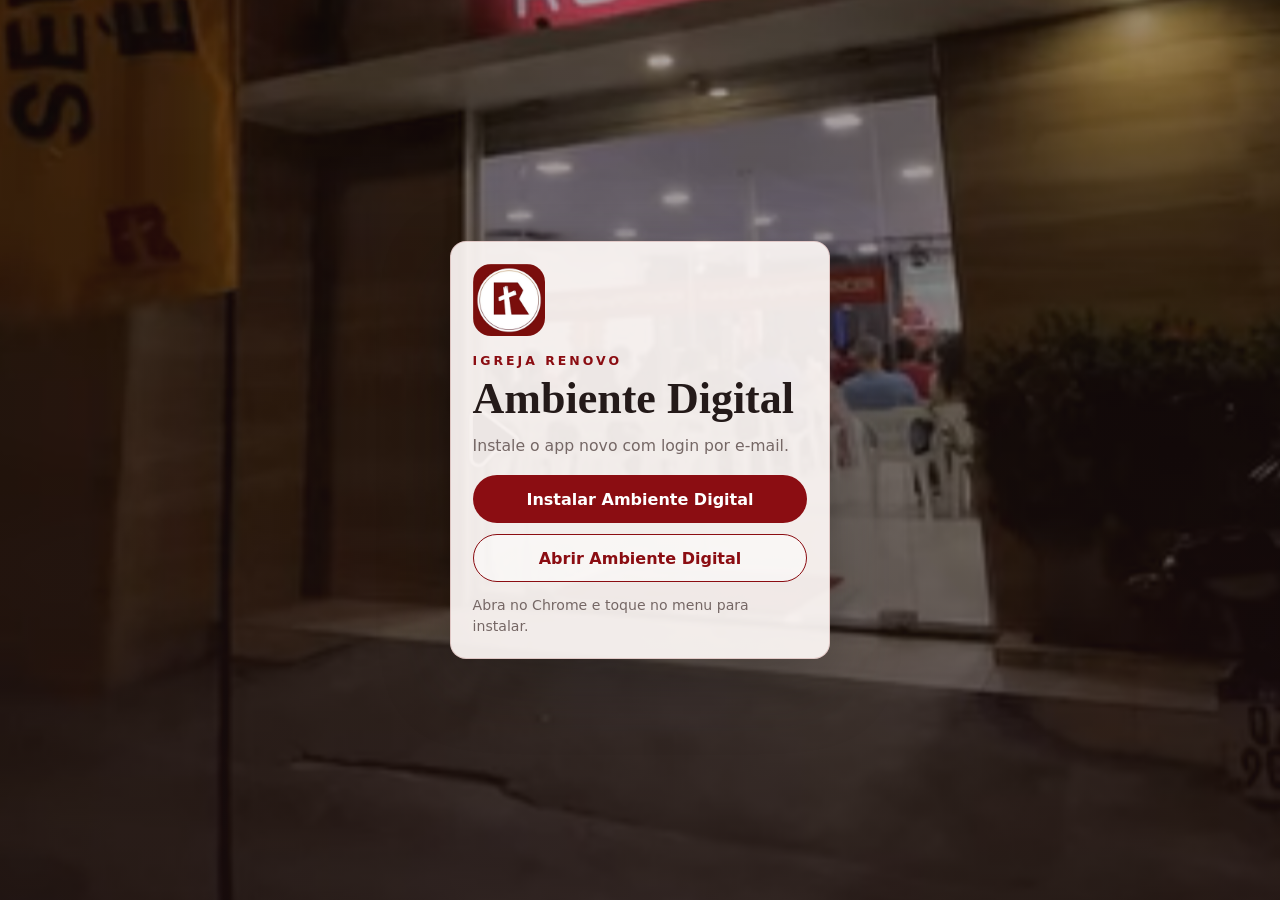
<file: renovo-plus/instalar.html>
<!doctype html>
<html lang="pt-BR">
  <head>
    <meta charset="UTF-8" />
    <meta name="viewport" content="width=device-width, initial-scale=1.0" />
    <title>Instalar Ambiente Digital</title>
    <meta name="theme-color" content="#7c1d18" />
    <link rel="icon" type="image/png" href="../icon.png" />
    <link rel="apple-touch-icon" href="../apple-touch-icon.png" />
    <script src="./app-version.js?v=0.1.0-alpha.8"></script>
    <script>
      (function () {
        const url = new URL(window.location.href);
        const clean = url.searchParams.get("clean") === "1";
        if (!clean && "serviceWorker" in navigator) {
          window.__ambienteDigitalCleaning = true;
          Promise.all([
            navigator.serviceWorker.getRegistrations()
              .then((items) => Promise.all(items.map((item) => item.unregister().catch(() => false))))
              .catch(() => []),
            "caches" in window
              ? caches.keys().then((keys) =>
                  Promise.all(keys.filter((key) => /^renovo-/.test(key) || /^ambiente-digital-/.test(key)).map((key) => caches.delete(key)))
                ).catch(() => [])
              : Promise.resolve([]),
          ]).finally(() => {
            url.searchParams.set("clean", "1");
            window.location.replace(url.toString());
          });
          return;
        }

        const manifest = document.createElement("link");
        manifest.rel = "manifest";
        manifest.href = "./manifest.webmanifest?v=0.1.0-alpha.8";
        document.head.appendChild(manifest);
      })();
    </script>
    <style>
      :root {
        color-scheme: light;
        --brand: #8b0d12;
        --brand-strong: #67070b;
        --ink: #241a19;
        --muted: #756765;
        --surface: rgba(255, 250, 248, 0.92);
        --line: rgba(139, 13, 18, 0.16);
      }
      * { box-sizing: border-box; }
      body {
        margin: 0;
        min-height: 100vh;
        font-family: system-ui, -apple-system, BlinkMacSystemFont, "Segoe UI", sans-serif;
        color: var(--ink);
        background:
          linear-gradient(rgba(36, 18, 18, 0.38), rgba(36, 18, 18, 0.62)),
          url("../entrada renovo.png") center / cover fixed;
        display: grid;
        place-items: center;
        padding: 1.2rem;
      }
      main {
        width: min(100%, 380px);
        padding: 1.35rem;
        border: 1px solid var(--line);
        border-radius: 1rem;
        background: var(--surface);
        box-shadow: 0 22px 70px rgba(0, 0, 0, 0.28);
      }
      img {
        width: 72px;
        height: 72px;
        border-radius: 18px;
        display: block;
        margin-bottom: 1rem;
      }
      .eyebrow {
        margin: 0 0 0.45rem;
        color: var(--brand);
        font-size: 0.78rem;
        font-weight: 800;
        letter-spacing: 0.24em;
        text-transform: uppercase;
      }
      h1 {
        margin: 0;
        font-family: Georgia, "Times New Roman", serif;
        font-size: clamp(2rem, 9vw, 2.75rem);
        line-height: 1;
      }
      p {
        margin: 0.85rem 0 1.1rem;
        color: var(--muted);
        font-size: 0.98rem;
        line-height: 1.45;
      }
      button,
      a {
        width: 100%;
        min-height: 48px;
        border-radius: 999px;
        font: inherit;
        font-weight: 800;
        display: inline-flex;
        align-items: center;
        justify-content: center;
        text-decoration: none;
      }
      button {
        border: 0;
        background: var(--brand);
        color: white;
      }
      button:disabled {
        opacity: 0.7;
      }
      a {
        margin-top: 0.7rem;
        border: 1px solid var(--brand);
        color: var(--brand);
        background: rgba(255, 255, 255, 0.5);
      }
      .status {
        min-height: 1.3rem;
        margin: 0.8rem 0 0;
        font-size: 0.88rem;
        color: var(--muted);
      }
    </style>
  </head>
  <body>
    <main>
      <img src="../icon.png" alt="" />
      <p class="eyebrow">Igreja Renovo</p>
      <h1>Ambiente Digital</h1>
      <p>Instale o app novo com login por e-mail.</p>
      <button type="button" id="install-button" hidden>Instalar Ambiente Digital</button>
      <a href="./index.html">Abrir Ambiente Digital</a>
      <p class="status" id="install-status">Preparando instalador...</p>
    </main>

    <script>
      (function () {
        if (window.__ambienteDigitalCleaning) return;

        const button = document.getElementById("install-button");
        const status = document.getElementById("install-status");
        const standalone = window.matchMedia("(display-mode: standalone)").matches || window.navigator.standalone === true;
        let deferredPrompt = null;

        function setStatus(message) {
          status.textContent = message;
        }

        if (standalone) {
          setStatus("Ambiente Digital ja esta instalado.");
          return;
        }

        if ("serviceWorker" in navigator) {
          window.addEventListener("load", async () => {
            try {
              const version = encodeURIComponent(String(window.RENOVO_PLUS_VERSION || "dev"));
              const registration = await navigator.serviceWorker.register(`./service-worker.js?v=${version}`, {
                scope: "./",
                updateViaCache: "none",
              });
              await registration.update().catch(() => {});
              setStatus("Toque no botao para instalar.");
            } catch (_) {
              setStatus("Abra no Chrome e toque no menu para instalar.");
            }
          });
        }

        window.addEventListener("beforeinstallprompt", (event) => {
          event.preventDefault();
          deferredPrompt = event;
          button.hidden = false;
          setStatus("Pronto para instalar.");
        });

        button.addEventListener("click", async () => {
          if (!deferredPrompt) {
            setStatus("No Chrome: menu > Instalar app.");
            return;
          }
          button.disabled = true;
          deferredPrompt.prompt();
          const choice = await deferredPrompt.userChoice;
          deferredPrompt = null;
          button.hidden = true;
          button.disabled = false;
          setStatus(choice.outcome === "accepted" ? "Instalacao iniciada." : "Instalacao cancelada.");
        });

        window.addEventListener("appinstalled", () => {
          button.hidden = true;
          setStatus("Instalado com sucesso.");
        });

        setTimeout(() => {
          if (!deferredPrompt) setStatus("Se o botao nao aparecer: menu do Chrome > Instalar app.");
        }, 2500);
      })();
    </script>
  </body>
</html>
</file>
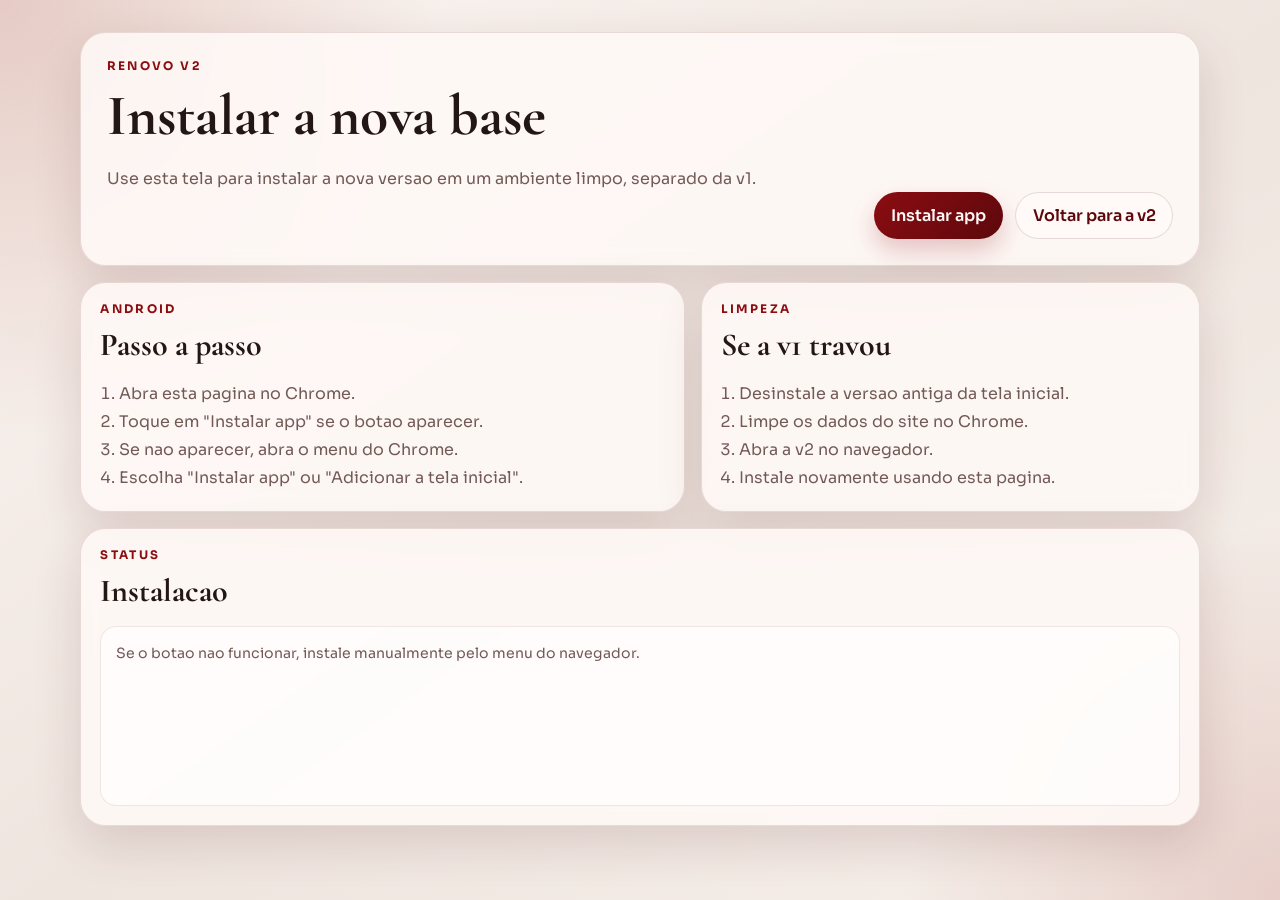
<file: v2/install.html>
<!doctype html>
<html lang="pt-BR">
  <head>
    <meta charset="UTF-8" />
    <meta name="viewport" content="width=device-width, initial-scale=1.0" />
    <title>Instalar Renovo v2</title>
    <meta name="theme-color" content="#8b0d12" />
    <link rel="icon" type="image/png" href="../icon.png" />
    <link rel="manifest" href="./manifest.webmanifest?v=1" />
    <link rel="stylesheet" href="./styles.css?v=1" />
  </head>
  <body>
    <div class="page-shell">
      <main class="app-shell">
        <section class="hero-card">
          <p class="eyebrow">Renovo v2</p>
          <h1>Instalar a nova base</h1>
          <p class="hero-copy">
            Use esta tela para instalar a nova versao em um ambiente limpo, separado da v1.
          </p>

          <div class="hero-actions">
            <button id="install-button" class="primary-btn" type="button" hidden>Instalar app</button>
            <a class="ghost-btn" href="./index.html?v=1">Voltar para a v2</a>
          </div>
        </section>

        <section class="panel-grid">
          <article class="panel-card">
            <div class="panel-head">
              <p class="eyebrow">Android</p>
              <h2>Passo a passo</h2>
            </div>

            <ol class="roadmap-list">
              <li>Abra esta pagina no Chrome.</li>
              <li>Toque em "Instalar app" se o botao aparecer.</li>
              <li>Se nao aparecer, abra o menu do Chrome.</li>
              <li>Escolha "Instalar app" ou "Adicionar a tela inicial".</li>
            </ol>
          </article>

          <article class="panel-card">
            <div class="panel-head">
              <p class="eyebrow">Limpeza</p>
              <h2>Se a v1 travou</h2>
            </div>

            <ol class="roadmap-list">
              <li>Desinstale a versao antiga da tela inicial.</li>
              <li>Limpe os dados do site no Chrome.</li>
              <li>Abra a v2 no navegador.</li>
              <li>Instale novamente usando esta pagina.</li>
            </ol>
          </article>
        </section>

        <section class="log-card">
          <div class="panel-head">
            <p class="eyebrow">Status</p>
            <h2>Instalacao</h2>
          </div>

          <div id="install-status" class="log-output">Aguardando permissao do navegador.</div>
        </section>
      </main>
    </div>

    <script src="./install.js?v=1"></script>
  </body>
</html>
</file>
<file: v2/styles.css>
@import url("https://fonts.googleapis.com/css2?family=Sora:wght@400;500;600;700&family=Cormorant+Garamond:wght@600;700&display=swap");

:root {
  --bg: #f4ece8;
  --bg-strong: #ead7cf;
  --surface: rgba(255, 250, 247, 0.86);
  --surface-strong: #fff7f3;
  --line: rgba(108, 38, 34, 0.14);
  --ink: #231716;
  --ink-soft: #725a57;
  --brand: #8b0d12;
  --brand-strong: #5d080c;
  --ok: #236446;
  --warn: #8d5f10;
  --danger: #9b2328;
  --shadow: 0 18px 48px rgba(77, 24, 20, 0.14);
}

* {
  box-sizing: border-box;
}

html,
body {
  min-height: 100%;
}

body {
  margin: 0;
  font-family: "Sora", "Segoe UI", sans-serif;
  color: var(--ink);
  background:
    radial-gradient(circle at top left, rgba(204, 152, 141, 0.45), transparent 28%),
    radial-gradient(circle at bottom right, rgba(166, 60, 52, 0.18), transparent 24%),
    linear-gradient(145deg, #fbf5f2, #efe5df 52%, #f6efea);
}

[hidden] {
  display: none !important;
}

.page-shell {
  position: relative;
  min-height: 100vh;
  overflow: hidden;
}

.orb {
  position: fixed;
  border-radius: 999px;
  filter: blur(10px);
  opacity: 0.48;
  pointer-events: none;
}

.orb-a {
  width: 280px;
  height: 280px;
  top: -70px;
  right: -40px;
  background: rgba(139, 13, 18, 0.16);
}

.orb-b {
  width: 360px;
  height: 360px;
  left: -140px;
  bottom: -160px;
  background: rgba(193, 124, 84, 0.16);
}

.loading-screen {
  position: fixed;
  inset: 0;
  z-index: 20;
  display: grid;
  place-items: center;
  padding: 1.5rem;
  background: rgba(246, 239, 234, 0.94);
  backdrop-filter: blur(6px);
}

.loading-card,
.hero-card,
.panel-card,
.log-card,
.status-card {
  border: 1px solid var(--line);
  background: var(--surface);
  box-shadow: var(--shadow);
  backdrop-filter: blur(10px);
}

.loading-card {
  width: min(440px, 92vw);
  border-radius: 1.6rem;
  padding: 2rem 1.6rem;
  text-align: center;
}

.loading-card h1,
.hero-card h1,
.panel-head h2 {
  margin: 0;
  font-family: "Cormorant Garamond", Georgia, serif;
  font-weight: 700;
}

.loading-card h1 {
  font-size: clamp(2rem, 6vw, 3rem);
}

.loading-copy,
.hero-copy,
.status-detail,
.roadmap-list,
.log-output,
.loading-status {
  color: var(--ink-soft);
}

.loading-copy {
  margin: 0.8rem auto 0;
  max-width: 26rem;
  line-height: 1.6;
}

.loading-status {
  margin: 1rem 0 0;
  font-size: 0.92rem;
}

.loading-spinner {
  width: 46px;
  height: 46px;
  margin: 1.4rem auto 0;
  border-radius: 50%;
  border: 4px solid rgba(139, 13, 18, 0.14);
  border-top-color: var(--brand);
  animation: spin 0.8s linear infinite;
}

.app-shell {
  width: min(1120px, 92vw);
  margin: 0 auto;
  padding: 2rem 0 3.5rem;
}

.hero-card,
.panel-card,
.log-card {
  border-radius: 1.6rem;
}

.hero-card {
  padding: 1.6rem;
}

.hero-row {
  display: flex;
  align-items: flex-start;
  justify-content: space-between;
  gap: 1.25rem;
}

.hero-card h1 {
  font-size: clamp(2.1rem, 5vw, 3.6rem);
}

.hero-copy {
  max-width: 42rem;
  margin: 0.85rem 0 0;
  line-height: 1.7;
}

.hero-actions {
  display: flex;
  gap: 0.75rem;
  flex-wrap: wrap;
  justify-content: flex-end;
}

.eyebrow {
  margin: 0 0 0.55rem;
  text-transform: uppercase;
  letter-spacing: 0.2em;
  font-size: 0.74rem;
  font-weight: 700;
  color: var(--brand);
}

.alert-banner {
  margin-top: 1rem;
  border-radius: 1rem;
  padding: 0.95rem 1rem;
  background: rgba(155, 35, 40, 0.1);
  color: var(--danger);
  border: 1px solid rgba(155, 35, 40, 0.16);
}

.session-bar {
  margin-top: 1rem;
  padding: 1rem 1.2rem;
  border: 1px solid var(--line);
  border-radius: 1.2rem;
  background: rgba(255, 249, 246, 0.82);
  box-shadow: var(--shadow);
  display: flex;
  align-items: center;
  justify-content: space-between;
  gap: 1rem;
}

.session-title {
  margin: 0;
  font-family: "Cormorant Garamond", Georgia, serif;
  font-size: 1.8rem;
}

.session-copy {
  margin: 0.25rem 0 0;
  color: var(--ink-soft);
}

.auth-grid {
  margin-top: 1rem;
}

.single-panel {
  grid-template-columns: minmax(0, 720px);
  justify-content: center;
}

.auth-form {
  display: grid;
  gap: 0.9rem;
  margin-top: 1rem;
}

.auth-form label {
  display: grid;
  gap: 0.35rem;
  color: var(--ink-soft);
  font-size: 0.92rem;
}

.auth-form input {
  width: 100%;
  min-height: 2.9rem;
  border-radius: 0.95rem;
  border: 1px solid rgba(122, 76, 70, 0.2);
  background: rgba(255, 255, 255, 0.84);
  padding: 0 0.95rem;
  font: inherit;
  color: var(--ink);
}

.auth-form input:focus {
  outline: 2px solid rgba(139, 13, 18, 0.14);
  border-color: rgba(139, 13, 18, 0.3);
}

.auth-submit {
  width: 100%;
}

.auth-feedback,
.auth-hint,
.dashboard-copy,
.mini-label {
  color: var(--ink-soft);
}

.auth-feedback {
  min-height: 1.2rem;
  margin: 0;
  font-size: 0.88rem;
}

.auth-hint {
  margin: 0.95rem 0 0;
  font-size: 0.84rem;
  line-height: 1.6;
}

.dashboard-grid {
  display: grid;
  grid-template-columns: repeat(3, minmax(0, 1fr));
  gap: 0.75rem;
  margin-top: 1rem;
}

.dashboard-hero {
  display: flex;
  align-items: flex-start;
  justify-content: space-between;
  gap: 1rem;
  margin-top: 1rem;
}

.dashboard-kicker {
  margin: 0;
  font-size: 0.78rem;
  letter-spacing: 0.18em;
  text-transform: uppercase;
  color: var(--brand);
  font-weight: 700;
}

.dashboard-heading {
  margin: 0.35rem 0 0;
  font-family: "Cormorant Garamond", Georgia, serif;
  font-size: clamp(1.8rem, 4vw, 2.6rem);
}

.access-chip-wrap {
  display: grid;
  gap: 0.45rem;
  min-width: 240px;
}

.access-chip {
  display: inline-flex;
  align-items: center;
  width: fit-content;
  min-height: 2rem;
  padding: 0.35rem 0.8rem;
  border-radius: 999px;
  background: rgba(139, 13, 18, 0.1);
  border: 1px solid rgba(139, 13, 18, 0.14);
  color: var(--brand-strong);
  font-size: 0.82rem;
  font-weight: 700;
}

.access-detail {
  color: var(--ink-soft);
  font-size: 0.86rem;
  line-height: 1.5;
}

.mini-status {
  border: 1px solid rgba(122, 76, 70, 0.14);
  border-radius: 1rem;
  background: rgba(255, 255, 255, 0.6);
  padding: 0.95rem;
  display: grid;
  gap: 0.4rem;
}

.mini-label {
  font-size: 0.8rem;
}

.dashboard-copy {
  margin: 1rem 0 0;
  line-height: 1.6;
}

.summary-grid {
  display: grid;
  grid-template-columns: repeat(4, minmax(0, 1fr));
  gap: 0.75rem;
  margin-top: 1rem;
}

.summary-card {
  border: 1px solid rgba(122, 76, 70, 0.14);
  border-radius: 1rem;
  background: linear-gradient(160deg, rgba(255, 255, 255, 0.78), rgba(248, 235, 229, 0.9));
  padding: 1rem;
  display: grid;
  gap: 0.45rem;
}

.summary-card strong {
  font-size: 1.8rem;
  color: var(--brand-strong);
  font-family: "Cormorant Garamond", Georgia, serif;
}

.home-actions-grid {
  display: grid;
  grid-template-columns: repeat(2, minmax(0, 1fr));
  gap: 0.8rem;
  margin-top: 1rem;
}

.home-action-card {
  border: 1px solid rgba(122, 76, 70, 0.14);
  border-radius: 1.15rem;
  background: linear-gradient(155deg, rgba(255, 251, 249, 0.95), rgba(243, 232, 227, 0.92));
  padding: 1rem;
  display: grid;
  gap: 0.45rem;
  text-align: left;
}

.home-action-card strong {
  font-size: 1.15rem;
  font-family: "Cormorant Garamond", Georgia, serif;
  color: var(--ink);
}

.home-action-card p {
  margin: 0;
  color: var(--ink-soft);
  line-height: 1.55;
  font-size: 0.88rem;
}

.home-action-meta {
  font-size: 0.76rem;
  color: var(--brand);
  text-transform: uppercase;
  letter-spacing: 0.15em;
  font-weight: 700;
}

.home-action-card[disabled] {
  opacity: 0.6;
  cursor: not-allowed;
}

.report-layout {
  margin-top: 1rem;
}

.report-form-v2 select,
.report-form-v2 textarea {
  width: 100%;
  min-height: 2.9rem;
  border-radius: 0.95rem;
  border: 1px solid rgba(122, 76, 70, 0.2);
  background: rgba(255, 255, 255, 0.84);
  padding: 0.7rem 0.95rem;
  font: inherit;
  color: var(--ink);
}

.report-form-v2 textarea {
  min-height: 10rem;
  resize: vertical;
}

.report-box,
.report-output-wrap {
  border: 1px solid rgba(122, 76, 70, 0.14);
  border-radius: 1rem;
  background: rgba(255, 255, 255, 0.58);
  padding: 0.95rem;
}

.report-box-head {
  display: flex;
  align-items: center;
  justify-content: space-between;
  gap: 0.75rem;
  margin-bottom: 0.75rem;
}

.report-inline-actions {
  display: flex;
  flex-wrap: wrap;
  gap: 0.5rem;
}

.attendance-list-v2 {
  display: grid;
  gap: 0.55rem;
  max-height: 260px;
  overflow-y: auto;
}

.attendance-item-v2 {
  display: flex;
  align-items: center;
  gap: 0.55rem;
  padding: 0.7rem 0.8rem;
  border: 1px solid rgba(122, 76, 70, 0.12);
  border-radius: 0.9rem;
  background: rgba(255, 250, 247, 0.95);
}

.visitor-fields-grid {
  display: grid;
  gap: 0.6rem;
  grid-template-columns: 1fr 1fr;
}

.visitor-row-v2 {
  display: flex;
  align-items: flex-start;
  justify-content: space-between;
  gap: 0.75rem;
  padding: 0.8rem 0;
  border-top: 1px solid rgba(122, 76, 70, 0.1);
}

.visitor-row-v2:first-child {
  border-top: 0;
}

.visitor-row-v2 p {
  margin: 0.2rem 0 0;
  color: var(--ink-soft);
  font-size: 0.86rem;
}

.report-summary-grid {
  margin-top: 1rem;
}

.report-output-v2 {
  width: 100%;
  min-height: 360px;
  border: 1px solid rgba(122, 76, 70, 0.12);
  border-radius: 1rem;
  background: rgba(255, 255, 255, 0.84);
  padding: 1rem;
  font: inherit;
  line-height: 1.6;
  color: var(--ink);
  resize: vertical;
}

.report-history-v2 {
  display: grid;
  gap: 0.55rem;
}

.history-item-v2 {
  border: 1px solid rgba(122, 76, 70, 0.14);
  border-radius: 0.95rem;
  background: rgba(255, 250, 247, 0.95);
  padding: 0.8rem 0.9rem;
  display: grid;
  gap: 0.3rem;
  text-align: left;
  color: var(--ink);
}

.history-item-v2 span {
  color: var(--ink-soft);
  font-size: 0.84rem;
}

.compact-btn {
  min-height: 2.3rem;
  padding: 0.5rem 0.9rem;
  font-size: 0.84rem;
}

.visitors-page-grid {
  grid-template-columns: 1.05fr 0.95fr;
}

.cells-page-grid {
  grid-template-columns: 1.05fr 0.95fr;
}

.studies-page-grid {
  grid-template-columns: 0.95fr 1.05fr;
}

.visitor-form-v2 {
  margin-top: 1rem;
}

.visitor-success-card {
  border: 1px solid rgba(35, 100, 70, 0.18);
  border-radius: 1.2rem;
  background: rgba(243, 251, 246, 0.9);
  padding: 1.2rem;
  text-align: center;
}

.visitor-success-card h3 {
  margin: 0;
  font-family: "Cormorant Garamond", Georgia, serif;
  font-size: 2rem;
}

.visitor-success-card p {
  margin: 0.55rem 0 1rem;
  color: var(--ink-soft);
  line-height: 1.6;
}

.visitor-success-icon {
  width: 64px;
  height: 64px;
  margin: 0 auto 0.9rem;
  border-radius: 999px;
  display: grid;
  place-items: center;
  background: linear-gradient(135deg, var(--ok), #2f8b63);
  color: #fff;
  font-size: 1.7rem;
  font-weight: 700;
}

.visitors-tools-v2 {
  display: flex;
  gap: 0.7rem;
  margin-top: 1rem;
  align-items: center;
}

.visitors-tools-v2 input {
  flex: 1;
  min-height: 2.9rem;
  border-radius: 0.95rem;
  border: 1px solid rgba(122, 76, 70, 0.2);
  background: rgba(255, 255, 255, 0.84);
  padding: 0 0.95rem;
  font: inherit;
  color: var(--ink);
}

.visitors-list-v2,
.access-list-v2 {
  display: grid;
  gap: 0.75rem;
  margin-top: 1rem;
}

.visitor-record-card,
.access-user-card-v2 {
  border: 1px solid rgba(122, 76, 70, 0.14);
  border-radius: 1rem;
  background: rgba(255, 251, 249, 0.96);
  padding: 0.95rem;
  display: grid;
  gap: 0.65rem;
}

.visitor-record-head,
.access-user-main-v2 {
  display: flex;
  align-items: flex-start;
  justify-content: space-between;
  gap: 0.75rem;
}

.visitor-record-head p,
.access-user-main-v2 p {
  margin: 0.22rem 0 0;
  color: var(--ink-soft);
  font-size: 0.84rem;
}

.visitor-record-detail {
  margin: 0;
  color: var(--ink-soft);
  line-height: 1.55;
  font-size: 0.88rem;
}

.visitor-share-card {
  border: 1px dashed rgba(122, 76, 70, 0.28);
  border-radius: 1rem;
  background: rgba(255, 250, 247, 0.74);
  padding: 1rem;
}

.visitor-share-card strong {
  display: block;
  margin-bottom: 0.35rem;
}

.visitor-share-card p {
  margin: 0;
  color: var(--ink-soft);
  line-height: 1.6;
}

.cells-list-v2 {
  display: grid;
  gap: 0.9rem;
  margin-top: 1rem;
}

.cell-record-card-v2 {
  border: 1px solid rgba(122, 76, 70, 0.14);
  border-radius: 1.2rem;
  background: rgba(255, 251, 249, 0.96);
  padding: 1rem;
  display: grid;
  gap: 0.85rem;
}

.cell-record-head-v2 {
  display: flex;
  align-items: flex-start;
  justify-content: space-between;
  gap: 0.85rem;
}

.cell-record-head-v2 h3 {
  margin: 0;
  font-family: "Cormorant Garamond", Georgia, serif;
  font-size: 2rem;
}

.cell-record-meta-v2 {
  margin: 0.3rem 0 0;
  color: var(--ink-soft);
  line-height: 1.6;
  font-size: 0.88rem;
}

.member-stack-v2 {
  display: grid;
  gap: 0.6rem;
}

.member-item-v2 {
  border: 1px solid rgba(122, 76, 70, 0.12);
  border-radius: 0.95rem;
  background: rgba(255, 255, 255, 0.72);
  padding: 0.8rem 0.9rem;
  display: flex;
  align-items: center;
  justify-content: space-between;
  gap: 0.75rem;
}

.member-item-v2 p {
  margin: 0.2rem 0 0;
  color: var(--ink-soft);
  font-size: 0.84rem;
}

.member-item-v2 strong,
.cell-record-card-v2 strong {
  color: var(--ink);
}

.member-empty-v2 {
  margin: 0;
  color: var(--ink-soft);
}

.wide-panel {
  grid-column: 1 / -1;
}

.study-record-card-v2 {
  border: 1px solid rgba(122, 76, 70, 0.14);
  border-radius: 1.1rem;
  background: rgba(255, 251, 249, 0.96);
  padding: 1rem;
  display: grid;
  gap: 0.75rem;
}

.study-record-card-v2 h3 {
  margin: 0;
  font-family: "Cormorant Garamond", Georgia, serif;
  font-size: 2rem;
}

.study-record-card-v2 p {
  margin: 0;
}

.study-meta-v2 {
  color: var(--ink-soft);
  line-height: 1.6;
  font-size: 0.86rem;
}

.study-description-v2 {
  color: var(--ink-soft);
  line-height: 1.6;
  font-size: 0.9rem;
}

.study-tag-row-v2 {
  display: flex;
  flex-wrap: wrap;
  gap: 0.5rem;
}

.study-tag-v2 {
  display: inline-flex;
  align-items: center;
  min-height: 2rem;
  padding: 0.35rem 0.8rem;
  border-radius: 999px;
  background: rgba(139, 13, 18, 0.08);
  border: 1px solid rgba(139, 13, 18, 0.12);
  color: var(--brand-strong);
  font-size: 0.8rem;
  font-weight: 600;
}

.study-empty-v2 {
  margin: 1rem 0 0;
  color: var(--ink-soft);
}

.study-upload-hint {
  margin: 0.2rem 0 0;
  color: var(--ink-soft);
  font-size: 0.8rem;
  line-height: 1.5;
}

.status-grid {
  display: grid;
  grid-template-columns: repeat(5, minmax(0, 1fr));
  gap: 0.9rem;
  margin-top: 1.1rem;
}

.status-card {
  border-radius: 1.2rem;
  padding: 1rem;
  display: grid;
  gap: 0.45rem;
}

.status-card[data-tone="ok"] {
  border-color: rgba(35, 100, 70, 0.22);
  background: rgba(243, 251, 246, 0.88);
}

.status-card[data-tone="warn"] {
  border-color: rgba(141, 95, 16, 0.2);
  background: rgba(255, 249, 239, 0.88);
}

.status-card[data-tone="danger"] {
  border-color: rgba(155, 35, 40, 0.22);
  background: rgba(255, 244, 244, 0.88);
}

.status-label {
  margin: 0;
  font-size: 0.78rem;
  color: var(--ink-soft);
}

.status-value {
  font-size: 1rem;
}

.status-detail {
  font-size: 0.84rem;
  line-height: 1.45;
}

.panel-grid {
  display: grid;
  grid-template-columns: 1.15fr 0.95fr;
  gap: 1rem;
  margin-top: 1rem;
}

.panel-card,
.log-card {
  padding: 1.2rem;
}

.panel-head h2 {
  font-size: 2rem;
}

.roadmap-list {
  margin: 1rem 0 0;
  padding-left: 1.15rem;
  line-height: 1.75;
}

.action-list {
  display: grid;
  gap: 0.75rem;
  margin-top: 1rem;
}

.action-link,
.primary-btn,
.ghost-btn {
  min-height: 2.9rem;
  border-radius: 999px;
  display: inline-flex;
  align-items: center;
  justify-content: center;
  padding: 0.75rem 1.05rem;
  font: inherit;
  font-weight: 600;
  text-decoration: none;
  cursor: pointer;
  transition: transform 150ms ease, box-shadow 150ms ease, background 150ms ease;
}

.primary-btn {
  border: 0;
  color: #fff7f7;
  background: linear-gradient(135deg, var(--brand), var(--brand-strong));
  box-shadow: 0 12px 24px rgba(139, 13, 18, 0.22);
}

.ghost-btn,
.action-link {
  border: 1px solid rgba(122, 76, 70, 0.18);
  color: var(--brand-strong);
  background: rgba(255, 250, 247, 0.88);
}

.action-button {
  width: 100%;
}

.primary-btn:hover,
.ghost-btn:hover,
.action-link:hover {
  transform: translateY(-1px);
}

.log-card {
  margin-top: 1rem;
}

.log-output {
  margin-top: 1rem;
  border-radius: 1rem;
  border: 1px solid rgba(122, 76, 70, 0.12);
  background: rgba(255, 255, 255, 0.58);
  padding: 0.95rem;
  min-height: 180px;
  white-space: pre-wrap;
  line-height: 1.65;
  font-size: 0.88rem;
}

@keyframes spin {
  to {
    transform: rotate(360deg);
  }
}

@media (max-width: 980px) {
  .status-grid {
    grid-template-columns: repeat(2, minmax(0, 1fr));
  }

  .panel-grid {
    grid-template-columns: 1fr;
  }

  .visitors-page-grid {
    grid-template-columns: 1fr;
  }

  .cells-page-grid {
    grid-template-columns: 1fr;
  }

  .studies-page-grid {
    grid-template-columns: 1fr;
  }

  .dashboard-grid {
    grid-template-columns: 1fr;
  }

  .summary-grid {
    grid-template-columns: repeat(2, minmax(0, 1fr));
  }

  .home-actions-grid {
    grid-template-columns: 1fr;
  }

  .visitor-fields-grid {
    grid-template-columns: 1fr;
  }

  .hero-row {
    flex-direction: column;
  }

  .hero-actions {
    justify-content: flex-start;
  }

  .dashboard-hero {
    flex-direction: column;
  }

  .visitors-tools-v2 {
    flex-direction: column;
    align-items: stretch;
  }

  .cell-record-head-v2,
  .member-item-v2 {
    flex-direction: column;
    align-items: flex-start;
  }
}

@media (max-width: 640px) {
  .app-shell {
    width: min(94vw, 1120px);
  }

  .status-grid {
    grid-template-columns: 1fr;
  }

  .loading-card,
  .hero-card,
  .panel-card,
  .log-card,
  .status-card {
    border-radius: 1.2rem;
  }

  .session-bar {
    flex-direction: column;
    align-items: flex-start;
  }

  .panel-head h2 {
    font-size: 1.6rem;
  }

  .summary-grid {
    grid-template-columns: 1fr;
  }
}
</file>
